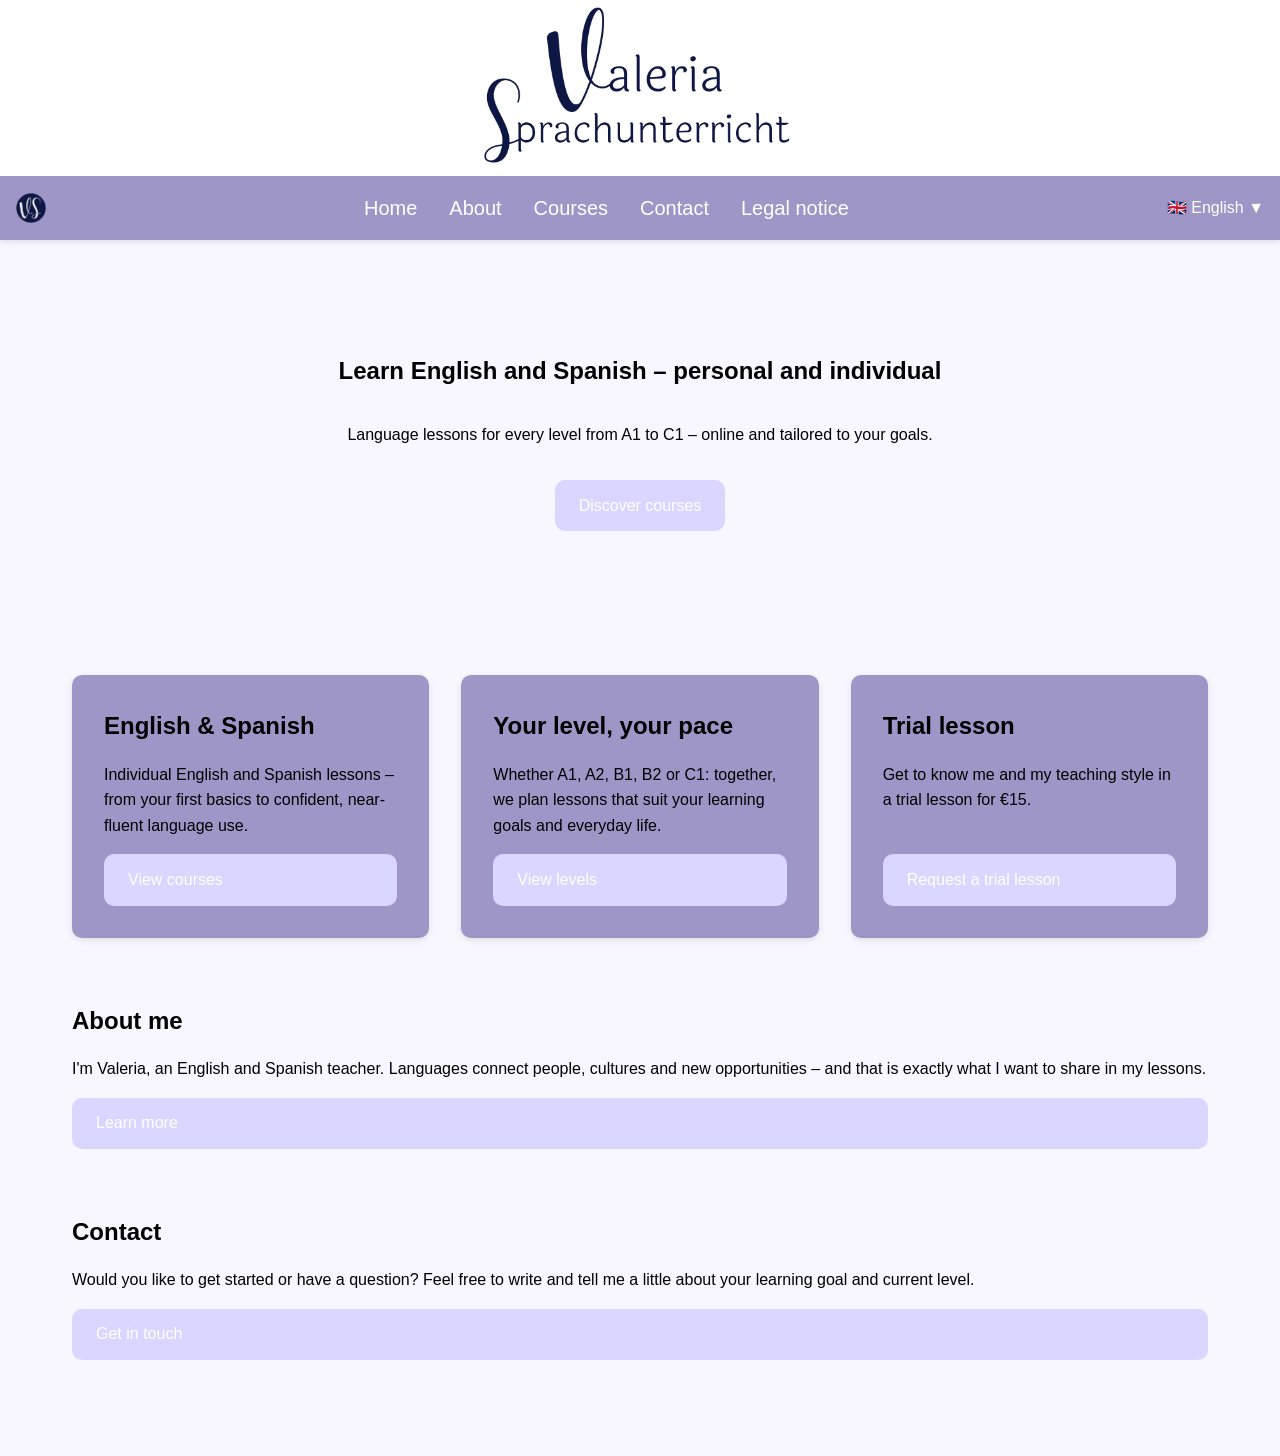
<file: index.html>
<!DOCTYPE html>
<html lang="de">

<head>
    <meta charset="UTF-8">
    <meta name="viewport" content="width=device-width, initial-scale=1.0">

    <title data-i18n="seo.title">Valeria Sprachunterricht</title>
    <meta name="description"
        content="Professioneller Sprachunterricht für Anfänger und Fortgeschrittene. Verfügbar für Englisch und Spanisch, online und persönlich in Heilbronn."
        data-i18n-content="seo.description">

    <meta name="keywords" content="Sprachunterricht, Deutsch, Spanisch, Englisch, Heilbronn">
    <meta name="author" content="Valeria Parra Fuentes">

    <meta property="og:title" content="Sprachunterricht">
    <meta property="og:description" content="Individueller Sprachunterricht">
    <meta property="og:type" content="website">

    <link rel="stylesheet" href="css/variables.css">
    <link rel="stylesheet" href="css/base.css">
    <link rel="stylesheet" href="css/layout.css">
    <link rel="stylesheet" href="css/components.css">
    <link rel="stylesheet" href="css/responsive.css">
    <link rel="icon" href="/images/favicon.png" type="image/x-icon">

    <script type="application/ld+json">
    {
      "@context": "https://schema.org",
      "@graph": [
        {
          "@type": "EducationalOrganization",
          "@id": "https://valeriasprachunterricht.de/#organization",
          "name": "Valeria Sprachunterricht",
          "url": "https://valeriasprachunterricht.de/",
          "description": "Professioneller Englisch- und Spanischunterricht für Anfänger und Fortgeschrittene, online und in Präsenz in Heilbronn.",
          "areaServed": {
            "@type": "City",
            "name": "Heilbronn"
          },
          "address": {
            "@type": "PostalAddress",
            "addressLocality": "Heilbronn",
            "addressCountry": "DE"
          }
        },
        {
          "@type": "Person",
          "@id": "https://valeriasprachunterricht.de/#person",
          "name": "Valeria Parra Fuentes",
          "jobTitle": "Sprachlehrerin",
          "url": "https://valeriasprachunterricht.de/",
          "worksFor": {
            "@id": "https://valeriasprachunterricht.de/#organization"
          }
        },
        {
          "@type": "Service",
          "name": "Englisch- und Spanischunterricht",
          "serviceType": "Sprachunterricht",
          "provider": {
            "@id": "https://valeriasprachunterricht.de/#organization"
          },
          "areaServed": {
            "@type": "City",
            "name": "Heilbronn"
          },
          "availableChannel": {
            "@type": "ServiceChannel",
            "name": "Online und in Präsenz"
          },
          "offers": {
            "@type": "Offer",
            "priceCurrency": "EUR",
            "price": "15",
            "description": "Probestunde"
          }
        }
      ]
    }
    </script>

    <script type="module" src="js/main.js" defer></script>
</head>

<body>

    <div id="header"></div>

    <main>

        <section class="hero">

            <h1 data-i18n="home.hero.title">
                Englisch und Spanisch lernen – persönlich und individuell
            </h1>

            <p data-i18n="home.hero.subtitle">
                Sprachunterricht für alle Niveaus von A1 bis C1 – online und auf deine Ziele abgestimmt.
            </p>

            <a href="pages/courses.html" class="button" data-i18n="home.hero.button">
                Kurse entdecken
            </a>

        </section>

        <section class="features">

            <article class="card">
                <h2 data-i18n="home.features.lesson.title">
                    Englisch & Spanisch
                </h2>

                <p data-i18n="home.features.lesson.text">
                    Individueller Unterricht für Englisch und Spanisch – von den ersten Grundlagen bis zur sicheren,
                    fast fließenden Sprachverwendung.
                </p>

                <a href="pages/courses.html" class="button" data-i18n="home.features.lesson.button">
                    Zu den Kursen
                </a>
            </article>

            <article class="card">
                <h2 data-i18n="home.features.online.title">
                    Dein Niveau, dein Tempo
                </h2>

                <p data-i18n="home.features.online.text">
                    Ob A1, A2, B1, B2 oder C1: Gemeinsam planen wir Unterricht, der zu deinem Lernziel und deinem Alltag
                    passt.
                </p>

                <a href="pages/courses.html" class="button" data-i18n="home.features.online.button">
                    Niveaus ansehen
                </a>
            </article>

            <article class="card">
                <h2 data-i18n="home.features.material.title">
                    Probestunde
                </h2>

                <p data-i18n="home.features.material.text">
                    Lerne mich und meine Unterrichtsweise in einer Probestunde für 15 € kennen.
                </p>

                <a href="pages/contact.html" class="button" data-i18n="home.features.material.button">
                    Probestunde anfragen
                </a>
            </article>

        </section>

        <section class="about-preview">

            <h2 data-i18n="home.about.title">
                Über mich
            </h2>

            <p data-i18n="home.about.text">
                Ich bin Valeria, Englisch- und Spanischlehrerin. Sprachen verbinden Menschen, Kulturen und neue
                Möglichkeiten – und genau das möchte ich in meinem Unterricht weitergeben.
            </p>

            <a href="pages/about.html" class="button" data-i18n="buttons.more">
                Mehr erfahren
            </a>

        </section>

        <section class="contact-preview">

            <h2 data-i18n="home.contact.title">
                Kontakt
            </h2>

            <p data-i18n="home.contact.text">
                Du möchtest starten oder hast Fragen? Schreib mir gerne und erzähl mir kurz von deinem Lernziel und
                deinem aktuellen Niveau.
            </p>

            <a href="pages/contact.html" class="button" data-i18n="home.contact.button">
                Kontakt aufnehmen
            </a>

        </section>

    </main>

    <div id="footer"></div>

</body>

</html>
</file>
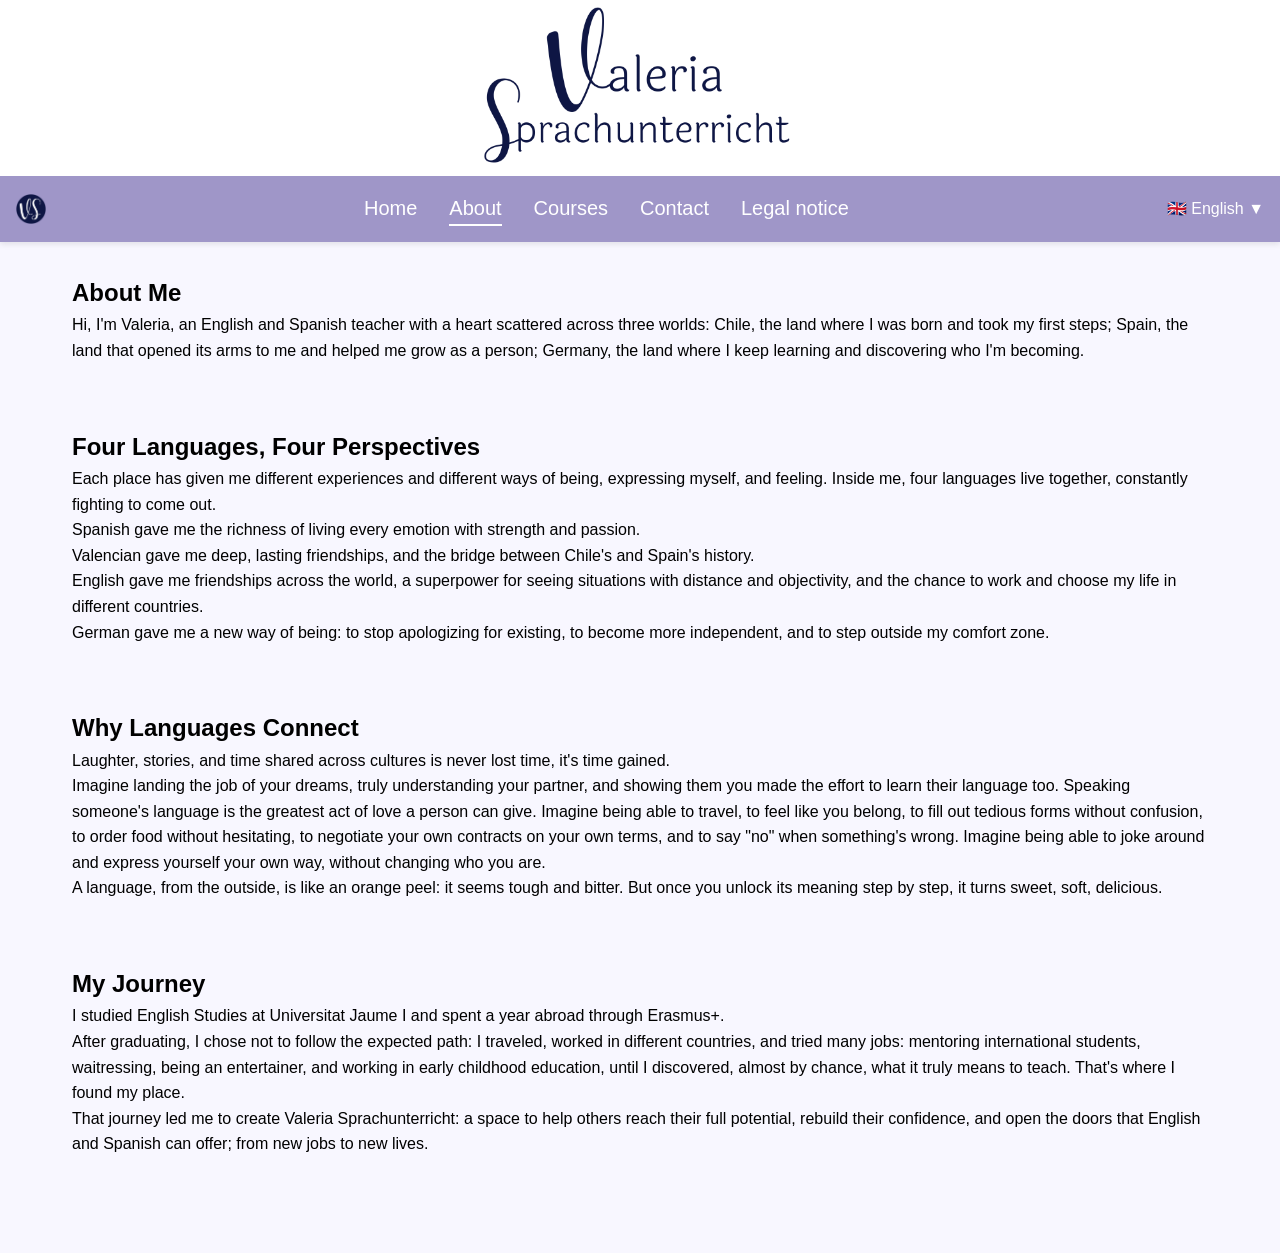
<file: pages/about.html>
<!DOCTYPE html>
<html lang="de">

<head>
    <meta charset="UTF-8">
    <meta name="viewport" content="width=device-width, initial-scale=1.0">

    <title data-i18n="aboutPage.meta.title">Über mich</title>
    <meta name="description" content="Erfahren Sie mehr über Valeria Sprachunterricht."
        data-i18n-content="aboutPage.meta.description">

    <link rel="stylesheet" href="../css/variables.css">
    <link rel="stylesheet" href="../css/base.css">
    <link rel="stylesheet" href="../css/layout.css">
    <link rel="stylesheet" href="../css/components.css">
    <link rel="stylesheet" href="../css/responsive.css">
    <link rel="icon" href="/images/favicon.png" type="image/x-icon">

    <script type="module" src="../js/main.js" defer></script>
</head>

<body>

    <header id="header"></header>

    <main class="about-page">

        <section class="about-intro">
            <h1 data-i18n="about.title">Über mich</h1>

            <p data-i18n="about.introduction">
                Hallo, ich bin Valeria, Englisch- und Spanischlehrerin mit einem Herzen, das sich über drei Welten
                verteilt: Chile, das Land, in dem ich geboren wurde und meine ersten Schritte machte; Spanien, das Land,
                das mir seine Arme öffnete und mich als Mensch wachsen ließ; Deutschland, das Land, in dem ich weiterhin
                lerne und entdecke, wer ich werde.
            </p>
        </section>

        <section class="about-languages">
            <h2 data-i18n="about.languages.title">Vier Sprachen, vier Perspektiven</h2>

            <p data-i18n="about.languages.intro">
                Jeder Ort hat mir andere Erfahrungen geschenkt und andere Wege, zu sein, mich auszudrücken und zu
                fühlen. In mir leben vier Sprachen, die ständig darum kämpfen, herauszukommen.
            </p>

            <p data-i18n="about.languages.spanish">
                Spanisch schenkte mir den Reichtum, jedes Gefühl mit Kraft und Leidenschaft zu leben.
            </p>

            <p data-i18n="about.languages.valencian">
                Valencianisch schenkte mir tiefe, ewige Freundschaften und die Brücke zwischen der
                Geschichte Chiles und Spaniens.
            </p>

            <p data-i18n="about.languages.english">
                Englisch schenkte mir Freundschaften auf der anderen Seite des Kontinents, eine
                Superkraft, Situationen distanziert und objektiv zu betrachten, sowie die Möglichkeit, in verschiedenen
                Ländern zu arbeiten und mein Leben selbst zu wählen.
            </p>

            <p data-i18n="about.languages.german">
                Deutsch schenkte mir eine neue Art zu sein: aufzuhören, mich für meine bloße Existenz
                zu entschuldigen, unabhängiger zu werden und meine Komfortzone zu verlassen.
            </p>
        </section>

        <section class="about-philosophy">
            <h2 data-i18n="about.philosophy.title">Warum Sprache verbindet</h2>

            <p data-i18n="about.philosophy.cultures">
                Das Lachen, die Anekdoten und die geteilte Zeit mit anderen Kulturen sind nie verlorene Zeit, sondern
                gewonnene Zeit.
            </p>

            <p data-i18n="about.philosophy.communication">
                Stell dir vor, du bekommst den Job deines Lebens, verstehst deinen Partner wirklich und kannst ihm
                zeigen, dass du dich auch bemüht hast, seine Sprache zu lernen. Die Sprache des anderen zu sprechen, ist
                der größte Liebesbeweis, den ein Mensch geben kann. Stell dir vor, du kannst reisen, dich zugehörig
                fühlen, lästige Formulare verstehen, ohne zu zögern Essen bestellen, deine eigenen Verträge zu deinen
                eigenen Bedingungen verhandeln und „Nein“ sagen, wenn etwas nicht stimmt. Stell dir vor, du kannst Witze
                erzählen und dich auf deine eigene Art ausdrücken, ohne dein Wesen zu verändern.
            </p>

            <p data-i18n="about.philosophy.orange">
                Eine Sprache wirkt von außen wie eine Orangenschale: hart und bitter. Aber sobald du ihre Bedeutung
                Schritt für Schritt entschlüsselst, wird sie süß, weich und köstlich.
            </p>
        </section>

        <section class="about-journey">
            <h2 data-i18n="about.journey.title">Mein Weg</h2>

            <p data-i18n="about.journey.studies">
                Ich habe Anglistik an der Universitat Jaume I studiert und ein Jahr im Rahmen von Erasmus+ im
                Ausland verbracht.
            </p>

            <p data-i18n="about.journey.career">
                Nach meinem Abschluss entschied ich mich, nicht den erwarteten Weg zu gehen: Ich reiste, arbeitete in
                verschiedenen Ländern und probierte viele Berufe aus: als Mentorin für internationale Studierende,
                Kellnerin, Animateurin und Kinderbetreuerin, bis ich fast zufällig entdeckte, was es wirklich bedeutet zu
                unterrichten. Dort fand ich meinen Platz.
            </p>

            <p data-i18n="about.journey.foundation">
                Dieser Weg führte mich zur Gründung von Valeria Sprachunterricht: einem Raum, der anderen hilft, ihr
                volles Potenzial zu entfalten, ihr Selbstvertrauen zurückzugewinnen und die Türen zu öffnen, die
                Englisch und Spanisch bieten können; von neuen Jobs bis zu neuen Leben.
            </p>
        </section>

    </main>

    <footer id="footer"></footer>

</body>

</html>
</file>
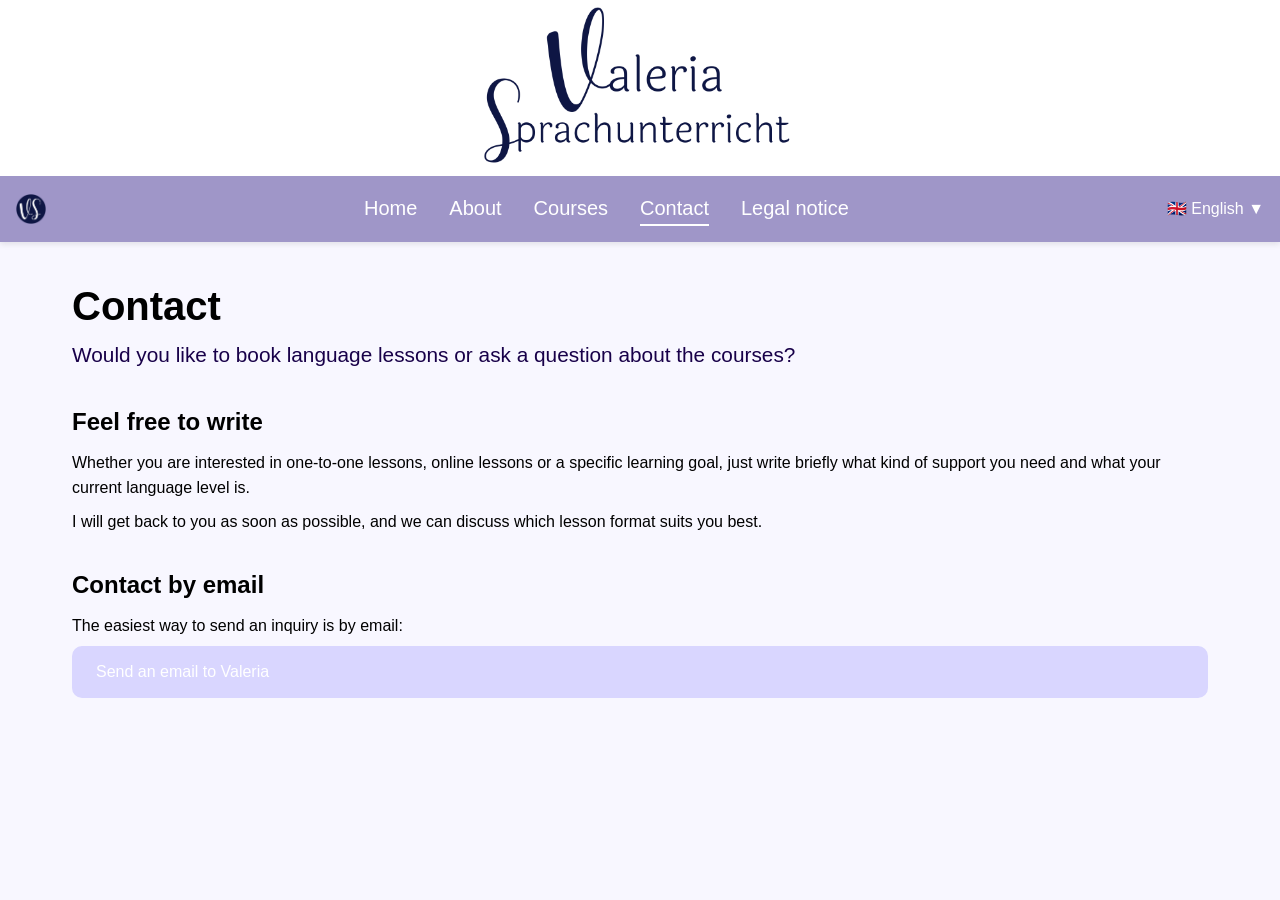
<file: pages/contact.html>
<!DOCTYPE html>
<html lang="de">

<head>
    <meta charset="UTF-8">
    <meta name="viewport" content="width=device-width, initial-scale=1.0">

    <title data-i18n="contactPage.meta.title">Kontakt</title>
    <meta name="description" content="Kontakt zu Valeria Sprachunterricht."
        data-i18n-content="contactPage.meta.description">

    <link rel="stylesheet" href="../css/variables.css">
    <link rel="stylesheet" href="../css/base.css">
    <link rel="stylesheet" href="../css/layout.css">
    <link rel="stylesheet" href="../css/components.css">
    <link rel="stylesheet" href="../css/responsive.css">
    <link rel="icon" href="/images/favicon.png" type="image/x-icon">

    <script type="module" src="../js/main.js" defer></script>
</head>

<body>

    <header id="header"></header>

    <main class="contact-page">

        <section class="contact-hero">
            <h1 data-i18n="contactPage.title">Kontakt</h1>
            <p data-i18n="contactPage.subtitle">
                Du möchtest Sprachunterricht buchen oder hast Fragen zu den Kursen?
            </p>
        </section>

        <section class="contact-section">
            <h2 data-i18n="contactPage.intro.title">Schreib mir gerne</h2>
            <p data-i18n="contactPage.intro.text">
                Ob Einzelunterricht, Online-Unterricht oder ein konkretes Lernziel: Schreib kurz, wobei du Unterstützung
                brauchst und welches Sprachniveau du aktuell hast.
            </p>
            <p data-i18n="contactPage.response.text">
                Ich melde mich so bald wie möglich zurück und wir besprechen gemeinsam, welches Unterrichtsformat am
                besten zu dir passt.
            </p>
        </section>

        <section class="contact-section contact-mail">
            <h2 data-i18n="contactPage.email.title">Kontakt per E-Mail</h2>
            <p data-i18n="contactPage.email.text">
                Für Anfragen erreichst du mich am einfachsten per E-Mail:
            </p>
            <a class="button" href="mailto:valeria.parra@valeriasprachunterricht.de"
                data-i18n="contactPage.email.address" aria-label="E-Mail an Valeria senden">
                E-Mail an Valeria senden
            </a>
        </section>
    </main>

    <footer id="footer"></footer>

</body>

</html>
</file>
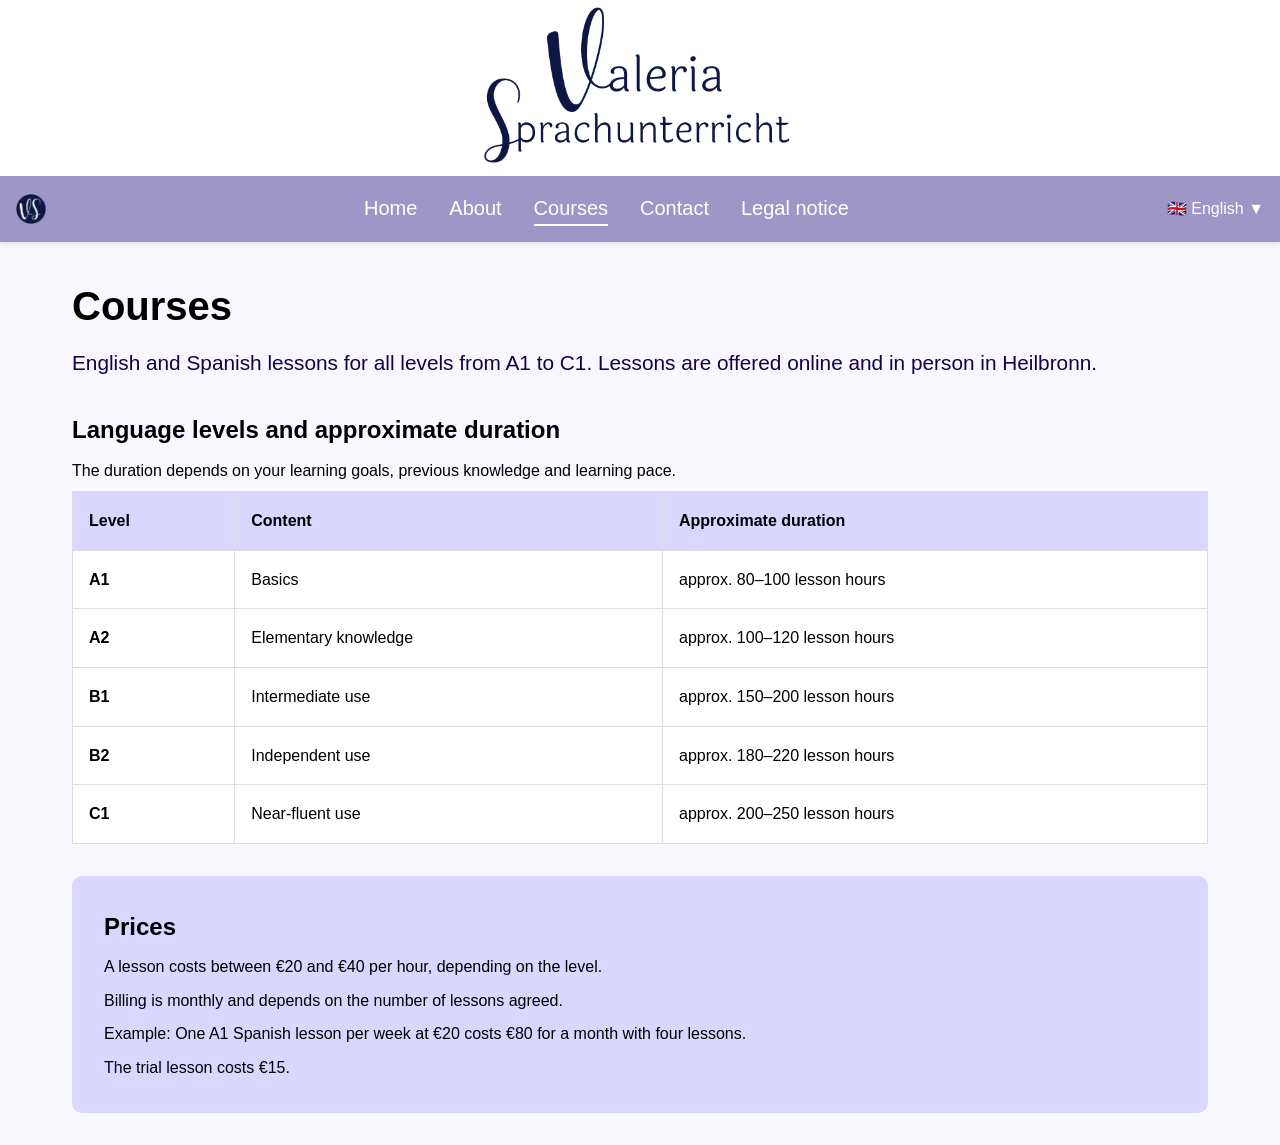
<file: pages/courses.html>
<!DOCTYPE html>
<html lang="de">

<head>
    <meta charset="UTF-8">
    <meta name="viewport" content="width=device-width, initial-scale=1.0">

    <title data-i18n="courses.meta.title">Kurse</title>
    <meta name="description" content="Englisch- und Spanischunterricht von A1 bis C1."
        data-i18n-content="courses.meta.description">

    <link rel="stylesheet" href="../css/variables.css">
    <link rel="stylesheet" href="../css/base.css">
    <link rel="stylesheet" href="../css/layout.css">
    <link rel="stylesheet" href="../css/components.css">
    <link rel="stylesheet" href="../css/responsive.css">
    <link rel="icon" href="/images/favicon.png" type="image/x-icon">

    <script type="module" src="../js/main.js" defer></script>
</head>

<body>

    <header id="header"></header>

    <main class="courses-page">

        <section class="courses-hero">
            <h1 data-i18n="courses.title">Kurse</h1>
            <p data-i18n="courses.intro">Englisch- und Spanischunterricht für alle Niveaus von A1 bis C1. Unterricht
                wird online und in Präsenz in Heilbronn angeboten.</p>
        </section>

        <section class="courses-section">
            <h2 data-i18n="courses.levels.title">Sprachniveaus und ungefähre Dauer</h2>
            <p data-i18n="courses.levels.intro">Die Dauer richtet sich nach Lernziel, Vorkenntnissen und Lerntempo.</p>

            <div class="course-table-wrapper">
                <table class="course-table">
                    <thead>
                        <tr>
                            <th data-i18n="courses.table.level">Niveau</th>
                            <th data-i18n="courses.table.content">Inhalt</th>
                            <th data-i18n="courses.table.duration">Ungefähre Dauer</th>
                        </tr>
                    </thead>
                    <tbody>
                        <tr>
                            <th scope="row">A1</th>
                            <td data-i18n="courses.table.a1.content">Grundlagen</td>
                            <td data-i18n="courses.table.a1.duration">ca. 80–100 Unterrichtsstunden</td>
                        </tr>
                        <tr>
                            <th scope="row">A2</th>
                            <td data-i18n="courses.table.a2.content">Grundkenntnisse</td>
                            <td data-i18n="courses.table.a2.duration">ca. 100–120 Unterrichtsstunden</td>
                        </tr>
                        <tr>
                            <th scope="row">B1</th>
                            <td data-i18n="courses.table.b1.content">Fortgeschrittene Sprachverwendung</td>
                            <td data-i18n="courses.table.b1.duration">ca. 150–200 Unterrichtsstunden</td>
                        </tr>
                        <tr>
                            <th scope="row">B2</th>
                            <td data-i18n="courses.table.b2.content">Selbstständige Sprachverwendung</td>
                            <td data-i18n="courses.table.b2.duration">ca. 180–220 Unterrichtsstunden</td>
                        </tr>
                        <tr>
                            <th scope="row">C1</th>
                            <td data-i18n="courses.table.c1.content">Nahezu fließende Sprachverwendung</td>
                            <td data-i18n="courses.table.c1.duration">ca. 200–250 Unterrichtsstunden</td>
                        </tr>
                    </tbody>
                </table>
            </div>
        </section>

        <section class="courses-section course-pricing">
            <h2 data-i18n="courses.pricing.title">Kosten</h2>
            <p data-i18n="courses.pricing.text">Eine Unterrichtsstunde kostet je nach Niveau zwischen 20 € und 40 €.</p>
            <p data-i18n="courses.pricing.monthly">Die Abrechnung erfolgt monatlich und richtet sich nach der Anzahl der
                vereinbarten Unterrichtsstunden.</p>
            <p data-i18n="courses.pricing.example">Beispiel: Bei einer A1-Spanischstunde pro Woche à 20 € kostet ein
                Monat mit vier Unterrichtsstunden 80 €.</p>
            <p data-i18n="courses.pricing.trial">Die Probestunde kostet 15 €.</p>
        </section>

    </main>

    <footer id="footer"></footer>

</body>

</html>
</file>
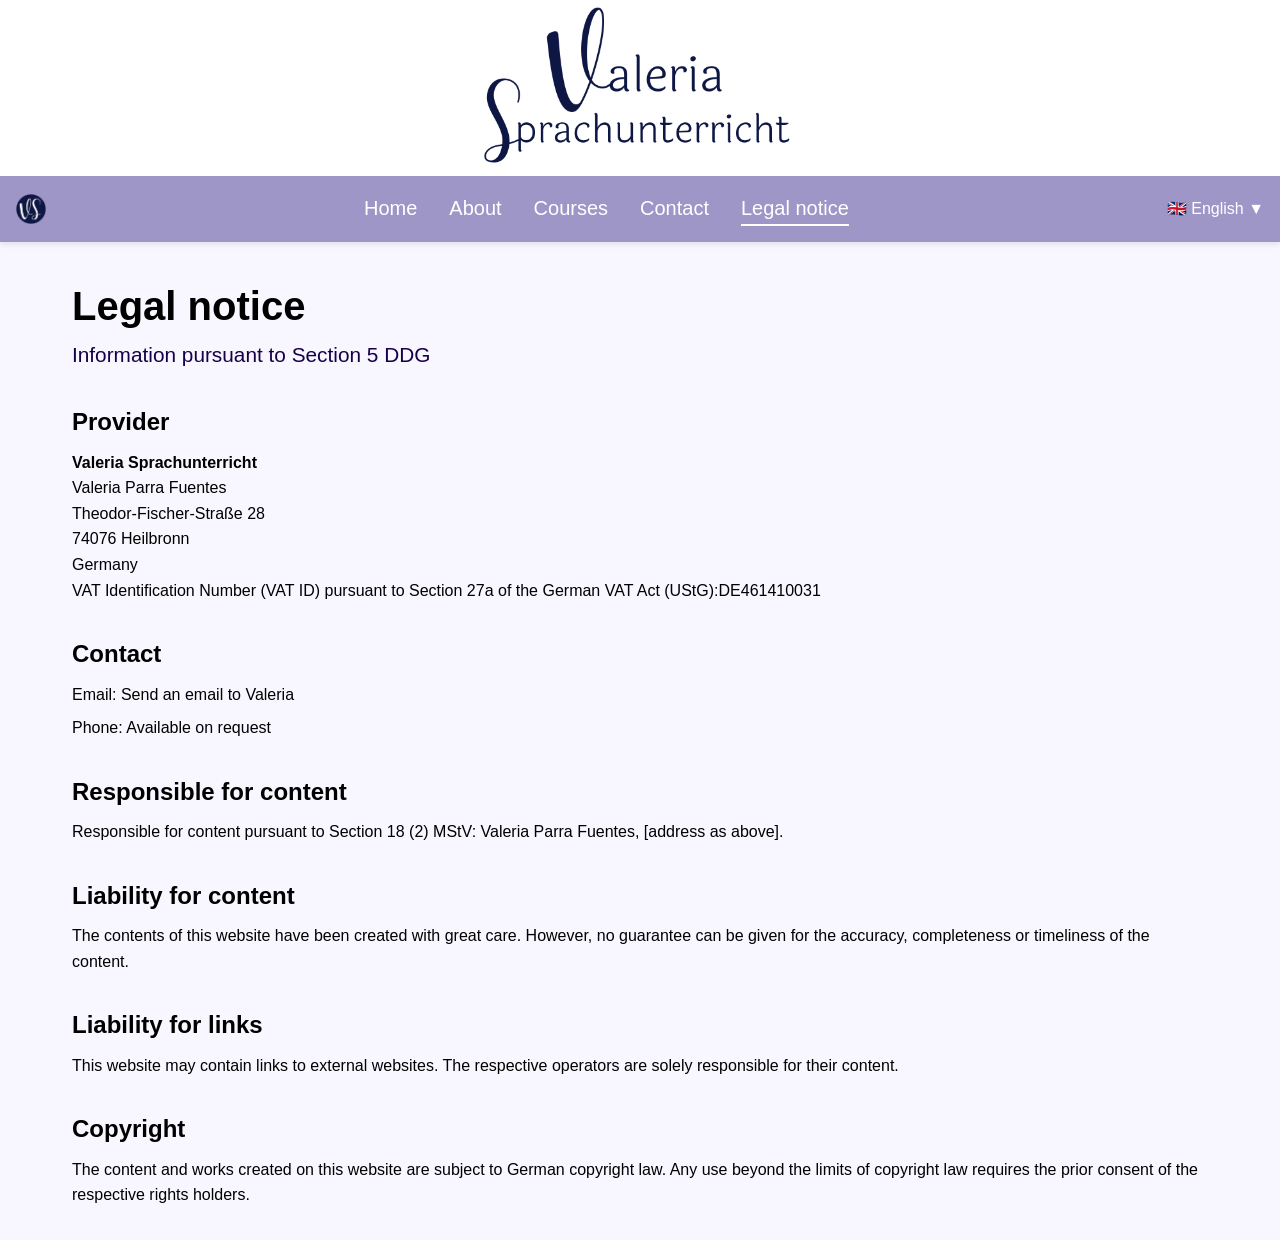
<file: pages/legal.html>
<!DOCTYPE html>
<html lang="de">

<head>
    <meta charset="UTF-8">
    <meta name="viewport" content="width=device-width, initial-scale=1.0">

    <title data-i18n="legal.meta.title">Impressum</title>
    <meta name="description" content="Impressum und Anbieterkennzeichnung." data-i18n-content="legal.meta.description">

    <link rel="stylesheet" href="../css/variables.css">
    <link rel="stylesheet" href="../css/base.css">
    <link rel="stylesheet" href="../css/layout.css">
    <link rel="stylesheet" href="../css/components.css">
    <link rel="stylesheet" href="../css/responsive.css">
    <link rel="icon" href="/images/favicon.png" type="image/x-icon">

    <script type="module" src="../js/main.js" defer></script>
</head>

<body>

    <header id="header"></header>

    <main class="legal-page">

        <section class="legal-hero">
            <h1 data-i18n="legal.title">Impressum</h1>
            <p data-i18n="legal.subtitle">Angaben gemäß § 5 DDG</p>
        </section>

        <section class="legal-section">
            <h2 data-i18n="legal.provider.title">Anbieter</h2>
            <address>
                <strong data-i18n="legal.provider.name">Valeria Sprachunterricht</strong><br>
                <span data-i18n="legal.provider.owner">Valeria Parra Fuentes</span><br>
                <span data-i18n="legal.provider.street">Theodor-Fischer-Straße 28</span><br>
                <span data-i18n="legal.provider.city">74076 Heilbronn</span><br>
                <span data-i18n="legal.provider.country">Deutschland</span><br>
                <span data-i18n="legal.provider.taxnumber">Umsatzsteuer-Identifikationsnummer gemäß § 27a UStG:
                    DE461410031 </span>
            </address>
        </section>

        <section class="legal-section">
            <h2 data-i18n="legal.contact.title">Kontakt</h2>
            <p>
                <span data-i18n="legal.contact.emailLabel">E-Mail:</span>
                <a href="mailto:valeria.parra@valeriasprachunterricht.de" data-i18n="legal.contact.email"
                    aria-label="E-Mail an Valeria senden">E-Mail an Valeria senden</a>
            </p>
            <p>
                <span data-i18n="legal.contact.phoneLabel">Telefon:</span>
                <span data-i18n="legal.contact.phone">[Telefonnummer]</span>
            </p>
        </section>

        <section class="legal-section">
            <h2 data-i18n="legal.responsible.title">Verantwortlich für den Inhalt</h2>
            <p data-i18n="legal.responsible.text">
                Verantwortlich für den Inhalt nach § 18 Abs. 2 MStV: Valeria Parra Fuentes, [Anschrift wie oben].
            </p>
        </section>

        <section class="legal-section">
            <h2 data-i18n="legal.contentLiability.title">Haftung für Inhalte</h2>
            <p data-i18n="legal.contentLiability.text">
                Die Inhalte dieser Website wurden mit größter Sorgfalt erstellt. Für die Richtigkeit, Vollständigkeit
                und Aktualität der Inhalte kann jedoch keine Gewähr übernommen werden.
            </p>
        </section>

        <section class="legal-section">
            <h2 data-i18n="legal.linkLiability.title">Haftung für Links</h2>
            <p data-i18n="legal.linkLiability.text">
                Diese Website kann Links zu externen Websites enthalten. Für deren Inhalte sind ausschließlich die
                jeweiligen Betreiber verantwortlich.
            </p>
        </section>

        <section class="legal-section">
            <h2 data-i18n="legal.copyright.title">Urheberrecht</h2>
            <p data-i18n="legal.copyright.text">
                Die auf dieser Website erstellten Inhalte und Werke unterliegen dem deutschen Urheberrecht. Jede
                Verwertung außerhalb der Grenzen des Urheberrechts bedarf der vorherigen Zustimmung der jeweiligen
                Rechteinhaber.
            </p>
        </section>
    </main>

    <footer id="footer"></footer>

</body>

</html>
</file>
<file: css/variables.css>
:root {

    /* Colors */
    --primary-color: #D9D6FF;
    --secondary-color: #9F96C8;
    --background-color: #F8F7FF;
    --header-background-color: #FFFFFF;
    --border-color: #DDDDDD;

    --text-color-on-bc: #180049;
    --text-color-on-pc: #180049;
    --text-color-on-sc: white;


    /* Typography */
    --font-family: Arial, Helvetica, sans-serif;

    --font-small: 0.9rem;
    --font-normal: 1rem;
    --font-large: 1.3rem;
    --font-xlarge: 2.5rem;

    /* Layout */
    --max-width: 1200px;

    /* Spacing */
    --spacing-xs: 0.25rem;
    --spacing-sm: 0.5rem;
    --spacing-md: 1rem;
    --spacing-lg: 2rem;
    --spacing-xl: 4rem;

    /* Border Radius */
    --radius: 10px;

    /* Shadows */
    --shadow-small: 0 2px 6px rgba(0,0,0,.1);
    --shadow-medium: 0 4px 12px rgba(0,0,0,.15);

}
</file>
<file: css/base.css>
*{
    margin:0;
    padding:0;
    box-sizing:border-box;
}

html{
    scroll-behavior:smooth;
    overflow-x:clip;
}

body{

    font-family:var(--font-family);

    color:var(--text-color);

    background:var(--background-color);

    line-height:1.6;

    overflow-x:clip;

}

img{

    display:block;

    max-width:100%;

}

a{

    text-decoration:none;

    color:inherit;

}

ul{

    list-style:none;

}

button{

    cursor:pointer;

    font:inherit;

}
</file>
<file: css/layout.css>
main{

    max-width:var(--max-width);

    margin:auto;

    padding:var(--spacing-lg);

}

section{

    margin-bottom:var(--spacing-xl);

}

.hero{

    text-align:center;

    padding:5rem 0;

}

.hero{

    display:grid;

    justify-items:center;

    gap:var(--spacing-lg);

}

.features{

    display:grid;

    grid-template-columns:repeat(3,1fr);

    gap:var(--spacing-lg);

}

.features .card{

    display:grid;

    grid-template-rows:auto 1fr auto;

    gap:var(--spacing-md);

}

.about-preview{

    display:grid;

    gap:var(--spacing-md);

}

.contact-preview{

    display:grid;

    gap:var(--spacing-md);

}

.contact-page{

    display:grid;

    gap:var(--spacing-lg);

}

.contact-hero{

    margin-bottom:0;

}

.contact-hero h1{

    font-size:var(--font-xlarge);

}

.contact-hero p{

    color:var(--text-color-on-bc);

    font-size:var(--font-large);

}

.contact-section{

    display:grid;

    gap:var(--spacing-sm);

    margin-bottom:0;

}

.contact-mail{

    align-items:start;

}

.legal-page{

    display:grid;

    gap:var(--spacing-lg);

}

.legal-hero{

    margin-bottom:0;

}

.legal-hero h1{

    font-size:var(--font-xlarge);

}

.legal-hero p{

    color:var(--text-color-on-bc);

    font-size:var(--font-large);

}

.legal-section{

    display:grid;

    gap:var(--spacing-sm);

    margin-bottom:0;

}

.legal-section address{

    font-style:normal;

}

.courses-page{

    display:grid;

    gap:var(--spacing-lg);

}

.courses-hero,
.courses-section{

    display:grid;

    gap:var(--spacing-sm);

    margin-bottom:0;

}

.courses-hero h1{

    font-size:var(--font-xlarge);

}

.courses-hero p{

    color:var(--text-color-on-bc);

    font-size:var(--font-large);

}
</file>
<file: css/components.css>
/* ===========================
   HEADER
=========================== */

.site-header {

    background: var(--header-background-color);

    box-shadow: var(--shadow-small);

    width: 100%;

    min-height: 10rem;

}

#header {
    display: block;
    min-height: 10rem;
}

.header-container {
    color: var(--text-color-on-sc);

    background: var(--secondary-color);

    /*max-width:var(--max-width);*/

    margin: auto;

    width: 100%;

    display: flex;

    justify-content: space-between;

    align-items: center;

    gap: var(--spacing-md);

    flex-wrap: wrap;

    padding: var(--spacing-md);

}

.header-logo {
    height: 30px;
    width: auto;
    flex: 0 0 auto;
}

.header-actions {
    display: flex;
    align-items: center;
    gap: var(--spacing-sm);
    margin-left: auto;
}

.header-hero {
    background: var(--header-background-color);
    width: 25%;
    height: auto;
    display: block;
    margin: auto;
}

.header-hero img {
    display: block;
    width: 100%;
    height: auto;
}

/* ===========================
   NAVIGATION
=========================== */

#navigation {

    display: flex;

    flex: 1 1 auto;

    flex-wrap: wrap;

    justify-content: center;

    min-width: 0;

    gap: var(--spacing-sm) var(--spacing-lg);

}

#navigation a {

    color: white;

    font-size: 20px;

    transition: .2s;

    white-space: nowrap;

}

#navigation a:hover {

    opacity: .75;

}

#navigation a.active {

    border-bottom: 2px solid white;

}

.menu-toggle {
    display: none;
    width: 44px;
    height: 44px;
    align-items: center;
    justify-content: center;
    flex-direction: column;
    gap: 5px;
    border: 1px solid rgba(255, 255, 255, .45);
    border-radius: var(--radius);
    background: transparent;
    color: white;
}

.menu-toggle span {
    display: block;
    width: 20px;
    height: 2px;
    border-radius: 999px;
    background: currentColor;
    transition: transform .2s ease, opacity .2s ease;
}

.header-container.nav-open .menu-toggle span:nth-child(1) {
    transform: translateY(7px) rotate(45deg);
}

.header-container.nav-open .menu-toggle span:nth-child(2) {
    opacity: 0;
}

.header-container.nav-open .menu-toggle span:nth-child(3) {
    transform: translateY(-7px) rotate(-45deg);
}

/* ===========================
   BUTTON
=========================== */

.button {

    display: inline-block;

    background: var(--primary-color);

    color: white;

    padding: .8rem 1.5rem;

    border-radius: var(--radius);

}

.button:hover {

    opacity: .9;

}

/* ===========================
   CARD
=========================== */

.card {

    background: var(--secondary-color);

    border-radius: var(--radius);

    padding: var(--spacing-lg);

    box-shadow: var(--shadow-small);

}

/* ===========================
   COURSES
=========================== */

.course-table-wrapper {

    overflow-x: auto;

}

.course-table {

    width: 100%;

    border-collapse: collapse;

    background: var(--header-background-color);

    box-shadow: var(--shadow-small);

}

.course-table th,
.course-table td {

    padding: var(--spacing-md);

    border: 1px solid var(--border-color);

    text-align: left;

}

.course-table thead {

    background: var(--primary-color);

}

.course-pricing {

    padding: var(--spacing-lg);

    border-radius: var(--radius);

    background: var(--primary-color);

}

/* ===========================
   FOOTER
=========================== */

.site-footer {

    background: #222;

    color: white;

    padding: 2rem;

    text-align: center;

}

.language-dropdown {

    position: relative;

}

.language-current {

    background: none;

    color: white;

    border: none;

    cursor: pointer;

    font-size: 1rem;

    white-space: nowrap;

}

.language-menu button {

    width: 100%;

    padding: 0.8rem;

    border: none;

    background: white;

    text-align: left;

    cursor: pointer;

}

.language-menu {

    display: none;

    position: absolute;

    z-index: 10;

    right: 0;

    top: 110%;

    min-width: 180px;

    background: white;

    border-radius: var(--radius);

    box-shadow: var(--shadow-medium);

}

.language-menu.open {

    display: block;

}
</file>
<file: css/responsive.css>
/* ===========================
   Tablet
=========================== */

@media (max-width:1024px){

    .features{

        grid-template-columns:repeat(2,1fr);

    }

}

/* ===========================
   Smartphone
=========================== */

@media (max-width:768px){

    .header-hero{

        width:70%;

    }

    .header-container{

        display:grid;

        grid-template-columns:auto 1fr;

        gap:var(--spacing-sm) var(--spacing-md);

        padding:var(--spacing-sm) var(--spacing-md);

    }

    .header-logo{

        grid-column:1;

        grid-row:1;

        align-self:center;

    }

    .header-actions{

        grid-column:2;

        grid-row:1;

        justify-self:end;

    }

    .menu-toggle{

        display:flex;

    }

    #navigation{

        grid-column:1 / -1;

        grid-row:2;

        flex-direction:column;

        align-items:stretch;

        width:100%;

        max-height:0;

        overflow:hidden;

        gap:0;

        transition:max-height .25s ease;

    }

    .header-container.nav-open #navigation{

        max-height:24rem;

        padding-top:var(--spacing-sm);

    }

    #navigation a{

        display:block;

        font-size:16px;

        padding:.75rem 0;

        text-align:center;

        border-top:1px solid rgba(255,255,255,.25);

    }

    #navigation a.active{

        border-bottom:0;

        font-weight:700;

        text-decoration:underline;

        text-underline-offset:0.35em;

    }

    .language-current{

        max-width:9rem;

        overflow:hidden;

        text-overflow:ellipsis;

    }

    .features{

        grid-template-columns:1fr;

    }

    main{

        padding:1rem;

    }

    .hero{

        padding:3rem 0;

    }

    .course-table{

        min-width:640px;

    }

}
</file>
